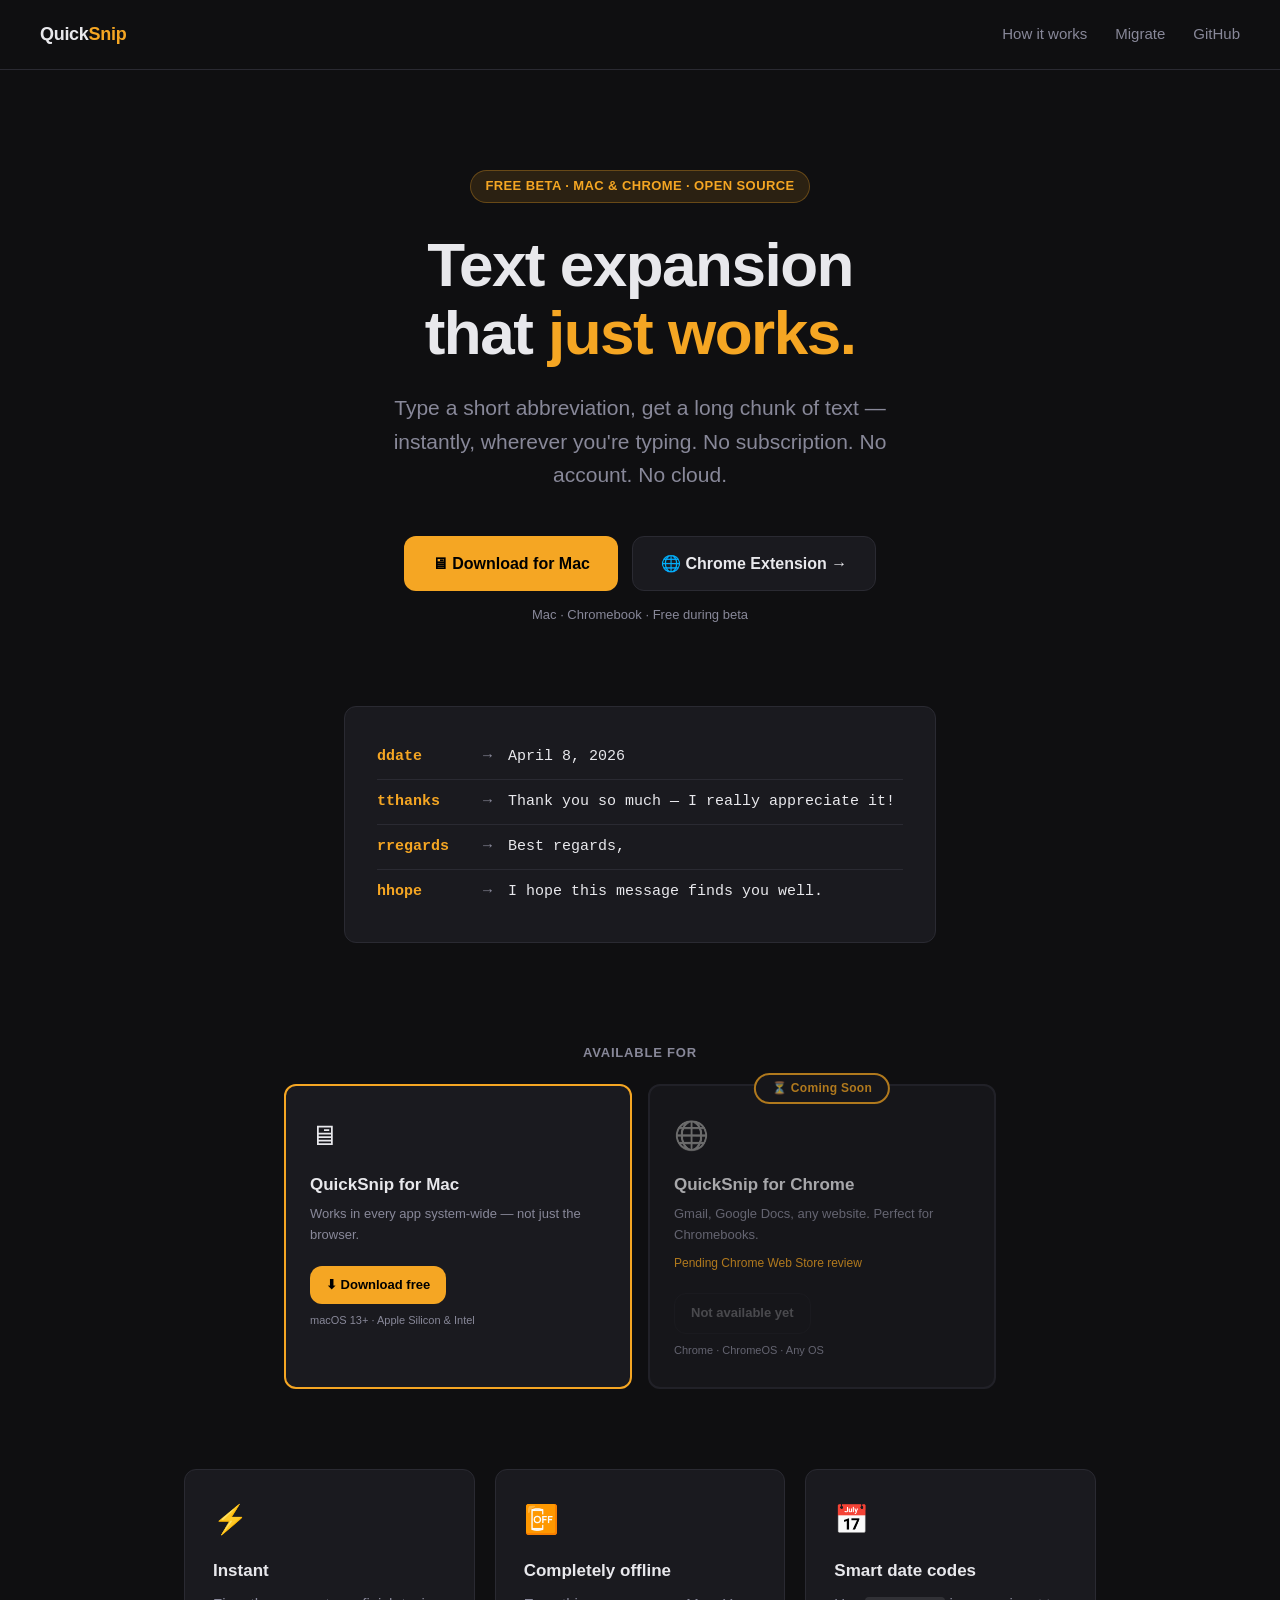
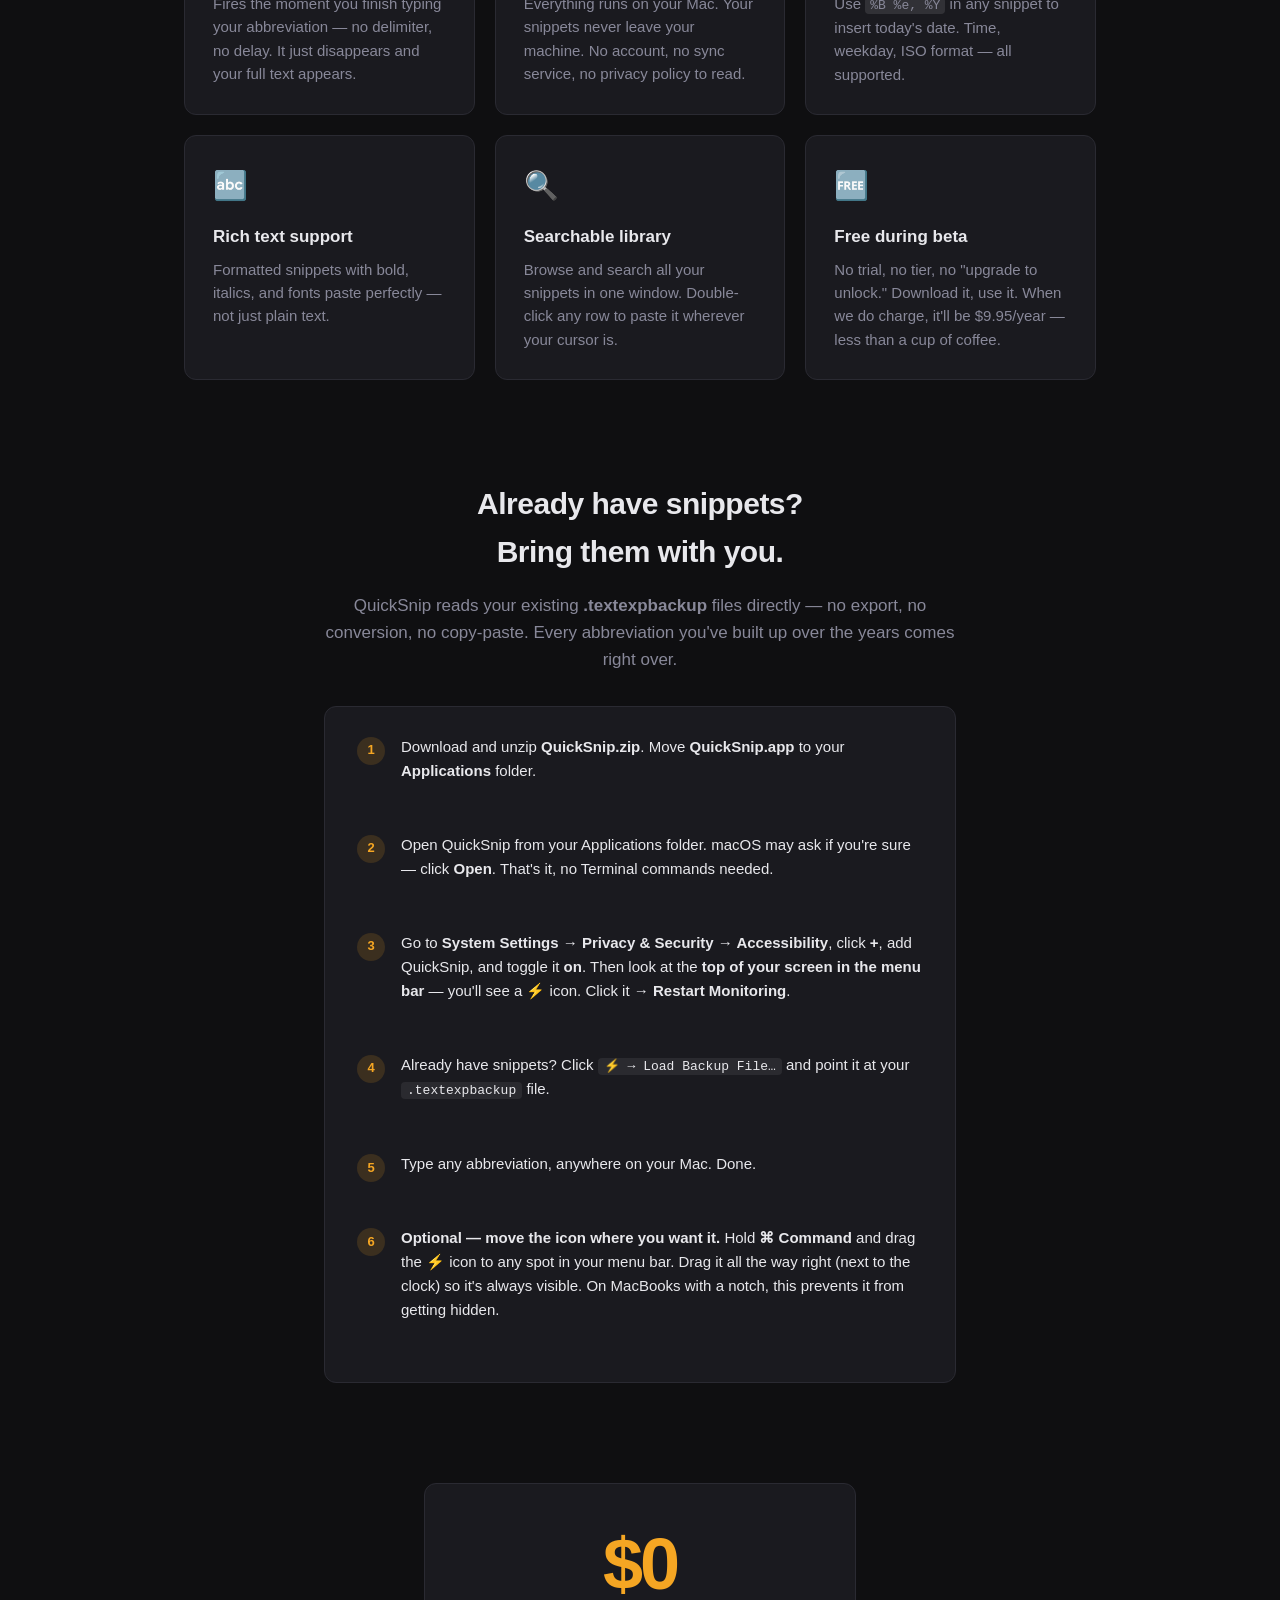
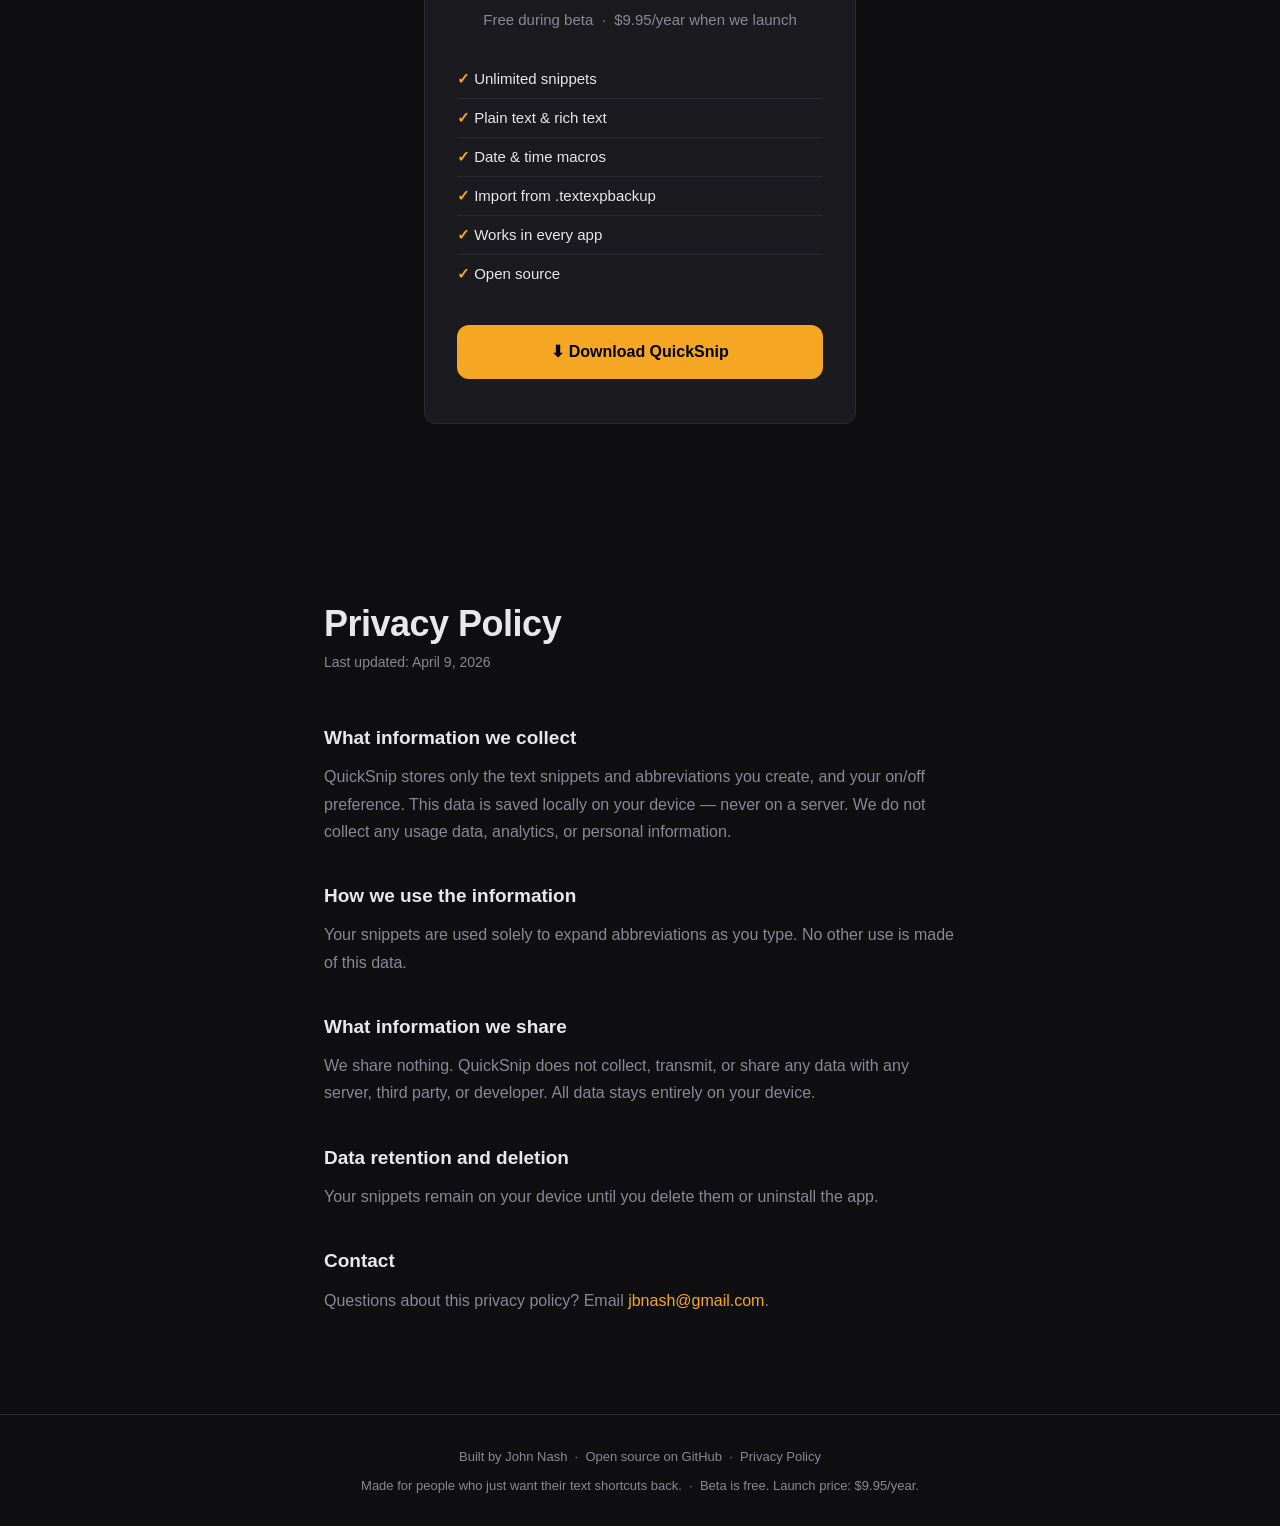
<file: docs/index.html>
<!DOCTYPE html>
<html lang="en">
<head>
  <meta charset="UTF-8" />
  <meta name="viewport" content="width=device-width, initial-scale=1.0" />
  <title>QuickSnip — Text expansion that just works</title>
  <meta name="description" content="A free, fast, no-subscription Mac app that expands your text shortcuts instantly. Import your existing snippets and go." />
  <style>
    *, *::before, *::after { box-sizing: border-box; margin: 0; padding: 0; }

    :root {
      --bg:       #0f0f11;
      --surface:  #1a1a1f;
      --border:   #2a2a32;
      --accent:   #f5a623;
      --text:     #e8e8ec;
      --muted:    #888899;
      --radius:   12px;
    }

    body {
      background: var(--bg);
      color: var(--text);
      font-family: -apple-system, BlinkMacSystemFont, "Segoe UI", sans-serif;
      font-size: 17px;
      line-height: 1.6;
    }

    a { color: var(--accent); text-decoration: none; }
    a:hover { text-decoration: underline; }

    /* ── Nav ── */
    nav {
      display: flex;
      justify-content: space-between;
      align-items: center;
      padding: 20px 40px;
      border-bottom: 1px solid var(--border);
    }
    .nav-logo { font-size: 18px; font-weight: 700; letter-spacing: -.3px; }
    .nav-logo span { color: var(--accent); }
    .nav-links { display: flex; gap: 28px; color: var(--muted); font-size: 15px; }
    .nav-links a { color: var(--muted); }
    .nav-links a:hover { color: var(--text); text-decoration: none; }

    /* ── Hero ── */
    .hero {
      max-width: 760px;
      margin: 0 auto;
      padding: 100px 24px 80px;
      text-align: center;
    }
    .badge {
      display: inline-block;
      background: rgba(245,166,35,.12);
      color: var(--accent);
      border: 1px solid rgba(245,166,35,.3);
      border-radius: 100px;
      padding: 5px 14px;
      font-size: 13px;
      font-weight: 600;
      letter-spacing: .4px;
      text-transform: uppercase;
      margin-bottom: 28px;
    }
    h1 {
      font-size: clamp(36px, 6vw, 62px);
      font-weight: 800;
      letter-spacing: -1.5px;
      line-height: 1.1;
      margin-bottom: 24px;
    }
    h1 em { color: var(--accent); font-style: normal; }
    .subhead {
      font-size: clamp(17px, 2.5vw, 21px);
      color: var(--muted);
      max-width: 540px;
      margin: 0 auto 44px;
    }
    .cta-group { display: flex; gap: 14px; justify-content: center; flex-wrap: wrap; }
    .btn {
      display: inline-flex;
      align-items: center;
      gap: 8px;
      padding: 14px 28px;
      border-radius: var(--radius);
      font-size: 16px;
      font-weight: 600;
      cursor: pointer;
      transition: opacity .15s;
    }
    .btn:hover { opacity: .85; text-decoration: none; }
    .btn-primary { background: var(--accent); color: #000; }
    .btn-ghost   { background: var(--surface); color: var(--text); border: 1px solid var(--border); }
    .req { margin-top: 14px; font-size: 13px; color: var(--muted); }

    /* ── Demo bar ── */
    .demo-wrap {
      max-width: 640px;
      margin: 0 auto 100px;
      padding: 0 24px;
    }
    .demo-box {
      background: var(--surface);
      border: 1px solid var(--border);
      border-radius: var(--radius);
      padding: 28px 32px;
      font-family: "SF Mono", "Fira Code", monospace;
      font-size: 15px;
      color: var(--text);
    }
    .demo-row {
      display: flex;
      align-items: center;
      gap: 16px;
      padding: 10px 0;
      border-bottom: 1px solid var(--border);
    }
    .demo-row:last-child { border-bottom: none; }
    .demo-abbr  { color: var(--accent); font-weight: 700; min-width: 90px; }
    .demo-arrow { color: var(--muted); }
    .demo-exp   { color: var(--text); }

    /* ── Features ── */
    .features {
      max-width: 960px;
      margin: 0 auto 100px;
      padding: 0 24px;
      display: grid;
      grid-template-columns: repeat(auto-fit, minmax(260px, 1fr));
      gap: 20px;
    }
    .feature {
      background: var(--surface);
      border: 1px solid var(--border);
      border-radius: var(--radius);
      padding: 28px;
    }
    .feature-icon { font-size: 28px; margin-bottom: 14px; }
    .feature h3   { font-size: 17px; font-weight: 700; margin-bottom: 8px; }
    .feature p    { font-size: 15px; color: var(--muted); line-height: 1.55; }

    /* ── Migrating ── */
    .migrate {
      max-width: 680px;
      margin: 0 auto 100px;
      padding: 0 24px;
      text-align: center;
    }
    .migrate h2 { font-size: 30px; font-weight: 800; letter-spacing: -.5px; margin-bottom: 16px; }
    .migrate p  { color: var(--muted); margin-bottom: 32px; font-size: 17px; }
    .steps {
      text-align: left;
      background: var(--surface);
      border: 1px solid var(--border);
      border-radius: var(--radius);
      padding: 28px 32px;
      display: flex;
      flex-direction: column;
      gap: 18px;
    }
    .step { display: flex; gap: 16px; align-items: flex-start; }
    .step-num {
      background: rgba(245,166,35,.15);
      color: var(--accent);
      border-radius: 50%;
      width: 28px; height: 28px;
      display: flex; align-items: center; justify-content: center;
      font-size: 13px; font-weight: 700;
      flex-shrink: 0;
      margin-top: 2px;
    }
    .step p    { font-size: 15px; color: var(--text); }
    .step code {
      background: rgba(255,255,255,.07);
      padding: 1px 6px;
      border-radius: 4px;
      font-family: monospace;
      font-size: 13px;
    }

    /* ── Pricing ── */
    .pricing {
      max-width: 480px;
      margin: 0 auto 100px;
      padding: 0 24px;
      text-align: center;
    }
    .price-box {
      background: var(--surface);
      border: 1px solid var(--border);
      border-radius: var(--radius);
      padding: 44px 32px;
    }
    .price-amount {
      font-size: 72px;
      font-weight: 900;
      letter-spacing: -3px;
      color: var(--accent);
      line-height: 1;
      margin-bottom: 8px;
    }
    .price-note { color: var(--muted); font-size: 15px; margin-bottom: 28px; }
    .price-features { list-style: none; text-align: left; margin-bottom: 32px; }
    .price-features li {
      padding: 7px 0;
      font-size: 15px;
      color: var(--text);
      border-bottom: 1px solid var(--border);
    }
    .price-features li:last-child { border-bottom: none; }
    .price-features li::before { content: "✓  "; color: var(--accent); font-weight: 700; }

    /* ── Privacy ── */
    .privacy-page {
      max-width: 680px;
      margin: 0 auto;
      padding: 80px 24px 100px;
    }
    .privacy-page h1 { font-size: 36px; font-weight: 800; letter-spacing: -.5px; margin-bottom: 8px; }
    .privacy-page .updated { color: var(--muted); font-size: 14px; margin-bottom: 48px; }
    .privacy-page h2 { font-size: 19px; font-weight: 700; margin: 36px 0 10px; }
    .privacy-page p  { color: var(--muted); font-size: 16px; line-height: 1.7; }
    .privacy-page a  { color: var(--accent); }

    /* ── Footer ── */
    footer {
      border-top: 1px solid var(--border);
      text-align: center;
      padding: 32px 24px;
      font-size: 13px;
      color: var(--muted);
    }
    footer a { color: var(--muted); }
  </style>
</head>
<body>

<!-- Nav -->
<nav>
  <div class="nav-logo">Quick<span>Snip</span></div>
  <div class="nav-links">
    <a href="#how">How it works</a>
    <a href="#migrate">Migrate</a>
    <a href="https://github.com/jbnash/quicksnip">GitHub</a>
  </div>
</nav>

<!-- Hero -->
<section class="hero">
  <div class="badge">Free Beta · Mac &amp; Chrome · Open Source</div>
  <h1>Text expansion<br/>that <em>just works.</em></h1>
  <p class="subhead">
    Type a short abbreviation, get a long chunk of text — instantly, wherever you're typing.
    No subscription. No account. No cloud.
  </p>
  <div class="cta-group">
    <a class="btn btn-primary" href="https://github.com/jbnash/quicksnip/releases/latest/download/QuickSnip.zip">
      🖥 Download for Mac
    </a>
    <a class="btn btn-ghost" href="#platforms">
      🌐 Chrome Extension →
    </a>
  </div>
  <p class="req">Mac · Chromebook · Free during beta</p>
</section>

<!-- Demo -->
<div class="demo-wrap">
  <div class="demo-box">
    <div class="demo-row">
      <span class="demo-abbr">ddate</span>
      <span class="demo-arrow">→</span>
      <span class="demo-exp">April 8, 2026</span>
    </div>
    <div class="demo-row">
      <span class="demo-abbr">tthanks</span>
      <span class="demo-arrow">→</span>
      <span class="demo-exp">Thank you so much — I really appreciate it!</span>
    </div>
    <div class="demo-row">
      <span class="demo-abbr">rregards</span>
      <span class="demo-arrow">→</span>
      <span class="demo-exp">Best regards,</span>
    </div>
    <div class="demo-row">
      <span class="demo-abbr">hhope</span>
      <span class="demo-arrow">→</span>
      <span class="demo-exp">I hope this message finds you well.</span>
    </div>
  </div>
</div>

<!-- Platform choice -->
<section id="platforms" style="max-width:760px;margin:0 auto 80px;padding:0 24px;text-align:center;">
  <p style="color:#888899;font-size:13px;font-weight:600;text-transform:uppercase;letter-spacing:.8px;margin-bottom:20px;">Available for</p>
  <div style="display:grid;grid-template-columns:1fr 1fr;gap:16px;">

    <div style="background:#1a1a1f;border:2px solid #f5a623;border-radius:12px;padding:28px 24px;text-align:left;">
      <div style="font-size:28px;margin-bottom:12px;">🖥</div>
      <h3 style="font-size:17px;font-weight:700;margin-bottom:6px;">QuickSnip for Mac</h3>
      <p style="color:#888899;font-size:13px;line-height:1.6;margin-bottom:20px;">Works in every app system-wide — not just the browser.</p>
      <a class="btn btn-primary" href="https://github.com/jbnash/quicksnip/releases/latest/download/QuickSnip.zip"
         style="display:inline-flex;font-size:13px;padding:9px 16px;">
        ⬇ Download free
      </a>
      <p style="margin-top:8px;font-size:11px;color:#888899;">macOS 13+ · Apple Silicon &amp; Intel</p>
    </div>

    <div style="background:#1a1a1f;border:2px solid #2a2a32;border-radius:12px;padding:28px 24px;text-align:left;position:relative;opacity:.7;">
      <div style="position:absolute;top:-13px;left:50%;transform:translateX(-50%);background:#1a1a1f;border:2px solid #f5a623;color:#f5a623;border-radius:100px;padding:4px 16px;font-size:12px;font-weight:700;white-space:nowrap;letter-spacing:.3px;">⏳ Coming Soon</div>
      <div style="font-size:28px;margin-bottom:12px;filter:grayscale(1);">🌐</div>
      <h3 style="font-size:17px;font-weight:700;margin-bottom:6px;">QuickSnip for Chrome</h3>
      <p style="color:#888899;font-size:13px;line-height:1.6;margin-bottom:8px;">Gmail, Google Docs, any website. Perfect for Chromebooks.</p>
      <p style="color:#f5a623;font-size:12px;margin-bottom:20px;">Pending Chrome Web Store review</p>
      <span class="btn btn-ghost" style="display:inline-flex;font-size:13px;padding:9px 16px;opacity:.35;cursor:not-allowed;">
        Not available yet
      </span>
      <p style="margin-top:8px;font-size:11px;color:#888899;">Chrome · ChromeOS · Any OS</p>
    </div>

  </div>
</section>

<!-- Features -->
<section id="how">
  <div class="features">
    <div class="feature">
      <div class="feature-icon">⚡</div>
      <h3>Instant</h3>
      <p>Fires the moment you finish typing your abbreviation — no delimiter, no delay. It just disappears and your full text appears.</p>
    </div>
    <div class="feature">
      <div class="feature-icon">📴</div>
      <h3>Completely offline</h3>
      <p>Everything runs on your Mac. Your snippets never leave your machine. No account, no sync service, no privacy policy to read.</p>
    </div>
    <div class="feature">
      <div class="feature-icon">📅</div>
      <h3>Smart date codes</h3>
      <p>Use <code style="background:rgba(255,255,255,.1);padding:1px 5px;border-radius:4px;font-size:13px;">%B %e, %Y</code> in any snippet to insert today's date. Time, weekday, ISO format — all supported.</p>
    </div>
    <div class="feature">
      <div class="feature-icon">🔤</div>
      <h3>Rich text support</h3>
      <p>Formatted snippets with bold, italics, and fonts paste perfectly — not just plain text.</p>
    </div>
    <div class="feature">
      <div class="feature-icon">🔍</div>
      <h3>Searchable library</h3>
      <p>Browse and search all your snippets in one window. Double-click any row to paste it wherever your cursor is.</p>
    </div>
    <div class="feature">
      <div class="feature-icon">🆓</div>
      <h3>Free during beta</h3>
      <p>No trial, no tier, no "upgrade to unlock." Download it, use it. When we do charge, it'll be $9.95/year — less than a cup of coffee.</p>
    </div>
  </div>
</section>

<!-- Migrate -->
<section id="migrate" class="migrate">
  <h2>Already have snippets?<br/>Bring them with you.</h2>
  <p>QuickSnip reads your existing <strong>.textexpbackup</strong> files directly — no export, no conversion, no copy-paste. Every abbreviation you've built up over the years comes right over.</p>
  <div class="steps">
    <div class="step">
      <div class="step-num">1</div>
      <p>Download and unzip <strong>QuickSnip.zip</strong>. Move <strong>QuickSnip.app</strong> to your <strong>Applications</strong> folder.</p>
    </div>
    <div class="step">
      <div class="step-num">2</div>
      <p>Open QuickSnip from your Applications folder. macOS may ask if you're sure — click <strong>Open</strong>. That's it, no Terminal commands needed.</p>
    </div>
    <div class="step">
      <div class="step-num">3</div>
      <p>Go to <strong>System Settings → Privacy &amp; Security → Accessibility</strong>, click <strong>+</strong>, add QuickSnip, and toggle it <strong>on</strong>. Then look at the <strong>top of your screen in the menu bar</strong> — you'll see a ⚡ icon. Click it → <strong>Restart Monitoring</strong>.</p>
    </div>
    <div class="step">
      <div class="step-num">4</div>
      <p>Already have snippets? Click <code>⚡ → Load Backup File…</code> and point it at your <code>.textexpbackup</code> file.</p>
    </div>
    <div class="step">
      <div class="step-num">5</div>
      <p>Type any abbreviation, anywhere on your Mac. Done.</p>
    </div>
    <div class="step">
      <div class="step-num">6</div>
      <p><strong>Optional — move the icon where you want it.</strong> Hold <strong>⌘ Command</strong> and drag the ⚡ icon to any spot in your menu bar. Drag it all the way right (next to the clock) so it's always visible. On MacBooks with a notch, this prevents it from getting hidden.</p>
    </div>
  </div>
</section>

<!-- Pricing -->
<section class="pricing">
  <div class="price-box">
    <div class="price-amount">$0</div>
    <p class="price-note">Free during beta &nbsp;·&nbsp; $9.95/year when we launch</p>
    <ul class="price-features">
      <li>Unlimited snippets</li>
      <li>Plain text &amp; rich text</li>
      <li>Date &amp; time macros</li>
      <li>Import from .textexpbackup</li>
      <li>Works in every app</li>
      <li>Open source</li>
    </ul>
    <a class="btn btn-primary" style="width:100%;justify-content:center;"
       href="https://github.com/jbnash/quicksnip/releases/latest/download/QuickSnip.zip">
      ⬇ Download QuickSnip
    </a>
  </div>
</section>

<!-- Privacy Policy -->
<section id="privacy" class="privacy-page">
  <h1>Privacy Policy</h1>
  <p class="updated">Last updated: April 9, 2026</p>

  <h2>What information we collect</h2>
  <p>QuickSnip stores only the text snippets and abbreviations you create, and your on/off preference. This data is saved locally on your device — never on a server. We do not collect any usage data, analytics, or personal information.</p>

  <h2>How we use the information</h2>
  <p>Your snippets are used solely to expand abbreviations as you type. No other use is made of this data.</p>

  <h2>What information we share</h2>
  <p>We share nothing. QuickSnip does not collect, transmit, or share any data with any server, third party, or developer. All data stays entirely on your device.</p>

  <h2>Data retention and deletion</h2>
  <p>Your snippets remain on your device until you delete them or uninstall the app.</p>

  <h2>Contact</h2>
  <p>Questions about this privacy policy? Email <a href="mailto:jbnash@gmail.com">jbnash@gmail.com</a>.</p>
</section>

<!-- Footer -->
<footer>
  <p>Built by <a href="https://github.com/jbnash">John Nash</a> &nbsp;·&nbsp; <a href="https://github.com/jbnash/quicksnip">Open source on GitHub</a> &nbsp;·&nbsp; <a href="#privacy">Privacy Policy</a></p>
  <p style="margin-top:8px;">Made for people who just want their text shortcuts back. &nbsp;·&nbsp; Beta is free. Launch price: $9.95/year.</p>
</footer>

</body>
</html>
</file>
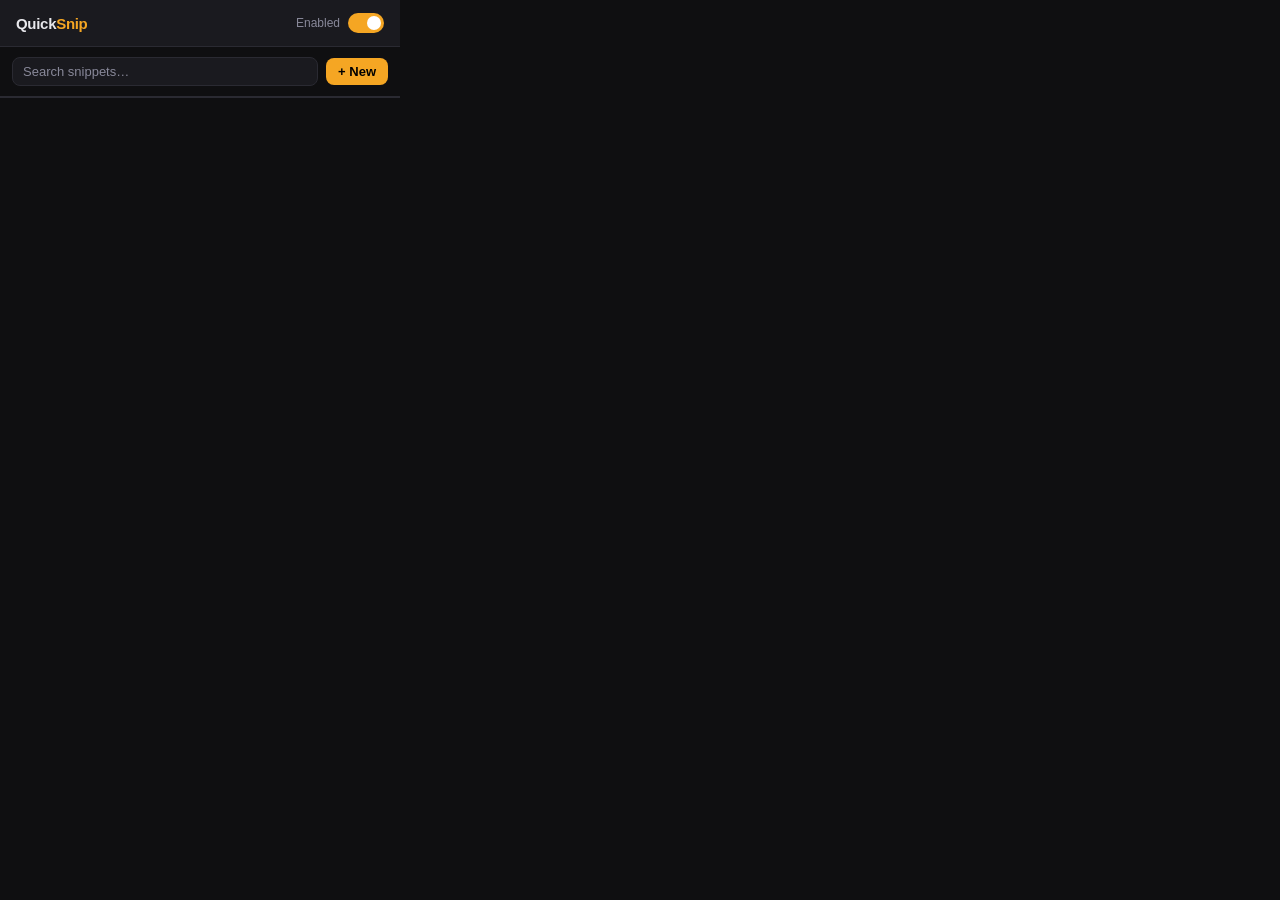
<file: chrome-extension/popup.html>
<!DOCTYPE html>
<html lang="en">
<head>
  <meta charset="UTF-8" />
  <title>QuickSnip</title>
  <link rel="stylesheet" href="popup.css" />
</head>
<body>

<!-- Header -->
<div class="header">
  <div class="logo">Quick<em>Snip</em></div>
  <div class="toggle-wrap">
    <span class="toggle-label" id="toggleLabel">Enabled</span>
    <label class="toggle">
      <input type="checkbox" id="enabledToggle" checked />
      <span class="slider"></span>
    </label>
  </div>
</div>

<!-- Toolbar -->
<div class="toolbar">
  <input class="search" id="search" type="search" placeholder="Search snippets…" autocomplete="off" />
  <button class="btn-add" id="btnAdd">+ New</button>
</div>

<!-- Edit / Add form -->
<div class="edit-form" id="editForm">
  <div>
    <div class="field-label">Abbreviation</div>
    <input id="formAbbrev" type="text" placeholder="e.g. ddate" autocomplete="off" spellcheck="false" />
  </div>
  <div>
    <div class="field-label">Label (optional)</div>
    <input id="formLabel" type="text" placeholder="e.g. Today's date" autocomplete="off" />
  </div>
  <div>
    <div class="field-label">Expansion text</div>
    <textarea id="formText" placeholder="e.g. %B %e, %Y  →  April 8, 2026"></textarea>
  </div>
  <div class="form-actions">
    <button class="btn-cancel" id="btnCancel">Cancel</button>
    <button class="btn-save"   id="btnSave">Save</button>
  </div>
</div>

<!-- Snippet list -->
<div class="snippet-list" id="snippetList"></div>

<!-- Footer -->
<div class="footer" id="footer"></div>

<script src="popup.js"></script>
</body>
</html>
</file>
<file: chrome-extension/popup.css>
*, *::before, *::after { box-sizing: border-box; margin: 0; padding: 0; }

:root {
  --bg:       #0f0f11;
  --surface:  #1a1a1f;
  --surface2: #222228;
  --border:   #2a2a32;
  --accent:   #f5a623;
  --text:     #e8e8ec;
  --muted:    #888899;
  --danger:   #e05555;
  --radius:   8px;
}

body {
  width: 400px;
  min-height: 200px;
  background: var(--bg);
  color: var(--text);
  font-family: -apple-system, BlinkMacSystemFont, "Segoe UI", sans-serif;
  font-size: 13px;
  overflow-x: hidden;
}

/* ── Header ── */
.header {
  display: flex;
  align-items: center;
  justify-content: space-between;
  padding: 13px 16px;
  border-bottom: 1px solid var(--border);
  background: var(--surface);
}

.logo {
  font-size: 15px;
  font-weight: 700;
  letter-spacing: -.3px;
}
.logo em { color: var(--accent); font-style: normal; }

.toggle-wrap { display: flex; align-items: center; gap: 8px; }
.toggle-label { font-size: 12px; color: var(--muted); }

.toggle { position: relative; width: 36px; height: 20px; flex-shrink: 0; }
.toggle input { opacity: 0; width: 0; height: 0; }
.slider {
  position: absolute; inset: 0;
  background: var(--border);
  border-radius: 20px;
  cursor: pointer;
  transition: background .2s;
}
.slider::before {
  content: '';
  position: absolute;
  width: 14px; height: 14px;
  left: 3px; top: 3px;
  background: #fff;
  border-radius: 50%;
  transition: transform .2s;
}
.toggle input:checked + .slider            { background: var(--accent); }
.toggle input:checked + .slider::before   { transform: translateX(16px); }

/* ── Toolbar ── */
.toolbar {
  display: flex;
  align-items: center;
  gap: 8px;
  padding: 10px 12px;
  border-bottom: 1px solid var(--border);
}

.search {
  flex: 1;
  background: var(--surface);
  border: 1px solid var(--border);
  border-radius: var(--radius);
  color: var(--text);
  padding: 6px 10px;
  font-size: 13px;
  outline: none;
  transition: border-color .15s;
}
.search:focus          { border-color: var(--accent); }
.search::placeholder   { color: var(--muted); }

.btn-add {
  background: var(--accent);
  color: #000;
  border: none;
  border-radius: var(--radius);
  padding: 6px 12px;
  font-size: 13px;
  font-weight: 600;
  cursor: pointer;
  white-space: nowrap;
  transition: opacity .15s;
}
.btn-add:hover    { opacity: .85; }
.btn-add:disabled { opacity: .4; cursor: default; }

/* ── Edit form ── */
.edit-form {
  display: none;
  flex-direction: column;
  gap: 10px;
  padding: 14px 16px;
  background: var(--surface);
  border-bottom: 2px solid var(--accent);
}
.edit-form.visible { display: flex; }

.field-label {
  font-size: 11px;
  font-weight: 600;
  color: var(--muted);
  text-transform: uppercase;
  letter-spacing: .5px;
  margin-bottom: 4px;
}

.edit-form input,
.edit-form textarea {
  width: 100%;
  background: var(--bg);
  border: 1px solid var(--border);
  border-radius: var(--radius);
  color: var(--text);
  padding: 7px 10px;
  font-size: 13px;
  font-family: inherit;
  outline: none;
  transition: border-color .15s;
}
.edit-form input:focus,
.edit-form textarea:focus  { border-color: var(--accent); }

#formAbbrev  { font-family: "SF Mono", "Fira Code", monospace; }
#formText    { min-height: 72px; resize: vertical; }

.form-actions {
  display: flex;
  justify-content: flex-end;
  gap: 8px;
}

.btn-cancel {
  background: var(--surface2);
  color: var(--muted);
  border: 1px solid var(--border);
  border-radius: var(--radius);
  padding: 6px 12px;
  font-size: 13px;
  cursor: pointer;
  transition: color .15s;
}
.btn-cancel:hover { color: var(--text); }

.btn-save {
  background: var(--accent);
  color: #000;
  border: none;
  border-radius: var(--radius);
  padding: 6px 16px;
  font-size: 13px;
  font-weight: 600;
  cursor: pointer;
  transition: opacity .15s;
}
.btn-save:hover { opacity: .85; }

/* ── Snippet list ── */
.snippet-list {
  max-height: 360px;
  overflow-y: auto;
}
.snippet-list::-webkit-scrollbar       { width: 5px; }
.snippet-list::-webkit-scrollbar-track { background: transparent; }
.snippet-list::-webkit-scrollbar-thumb { background: var(--border); border-radius: 3px; }

.snippet-row {
  display: flex;
  align-items: center;
  gap: 10px;
  padding: 8px 12px;
  border-bottom: 1px solid var(--border);
  transition: background .1s;
}
.snippet-row:hover          { background: var(--surface); }
.snippet-row:last-child     { border-bottom: none; }

.snip-abbrev {
  font-family: "SF Mono", "Fira Code", monospace;
  font-size: 12px;
  font-weight: 600;
  color: var(--accent);
  min-width: 90px;
  flex-shrink: 0;
}

.snip-preview {
  flex: 1;
  color: var(--muted);
  font-size: 12px;
  overflow: hidden;
  text-overflow: ellipsis;
  white-space: nowrap;
}

.snip-actions {
  display: flex;
  gap: 4px;
  flex-shrink: 0;
  opacity: 0;
  transition: opacity .15s;
}
.snippet-row:hover .snip-actions { opacity: 1; }

.btn-icon {
  background: none;
  border: 1px solid var(--border);
  border-radius: 5px;
  color: var(--muted);
  width: 26px; height: 26px;
  display: flex; align-items: center; justify-content: center;
  cursor: pointer;
  font-size: 13px;
  transition: color .1s, background .1s, border-color .1s;
}
.btn-icon:hover         { color: var(--text);   background: var(--surface2); }
.btn-icon.del:hover     { color: var(--danger); border-color: var(--danger); }

/* ── Empty state ── */
.empty {
  padding: 36px 16px;
  text-align: center;
  color: var(--muted);
  font-size: 13px;
  line-height: 1.6;
}

/* ── Footer ── */
.footer {
  padding: 8px 16px;
  border-top: 1px solid var(--border);
  font-size: 11px;
  color: var(--muted);
  text-align: center;
}
</file>
